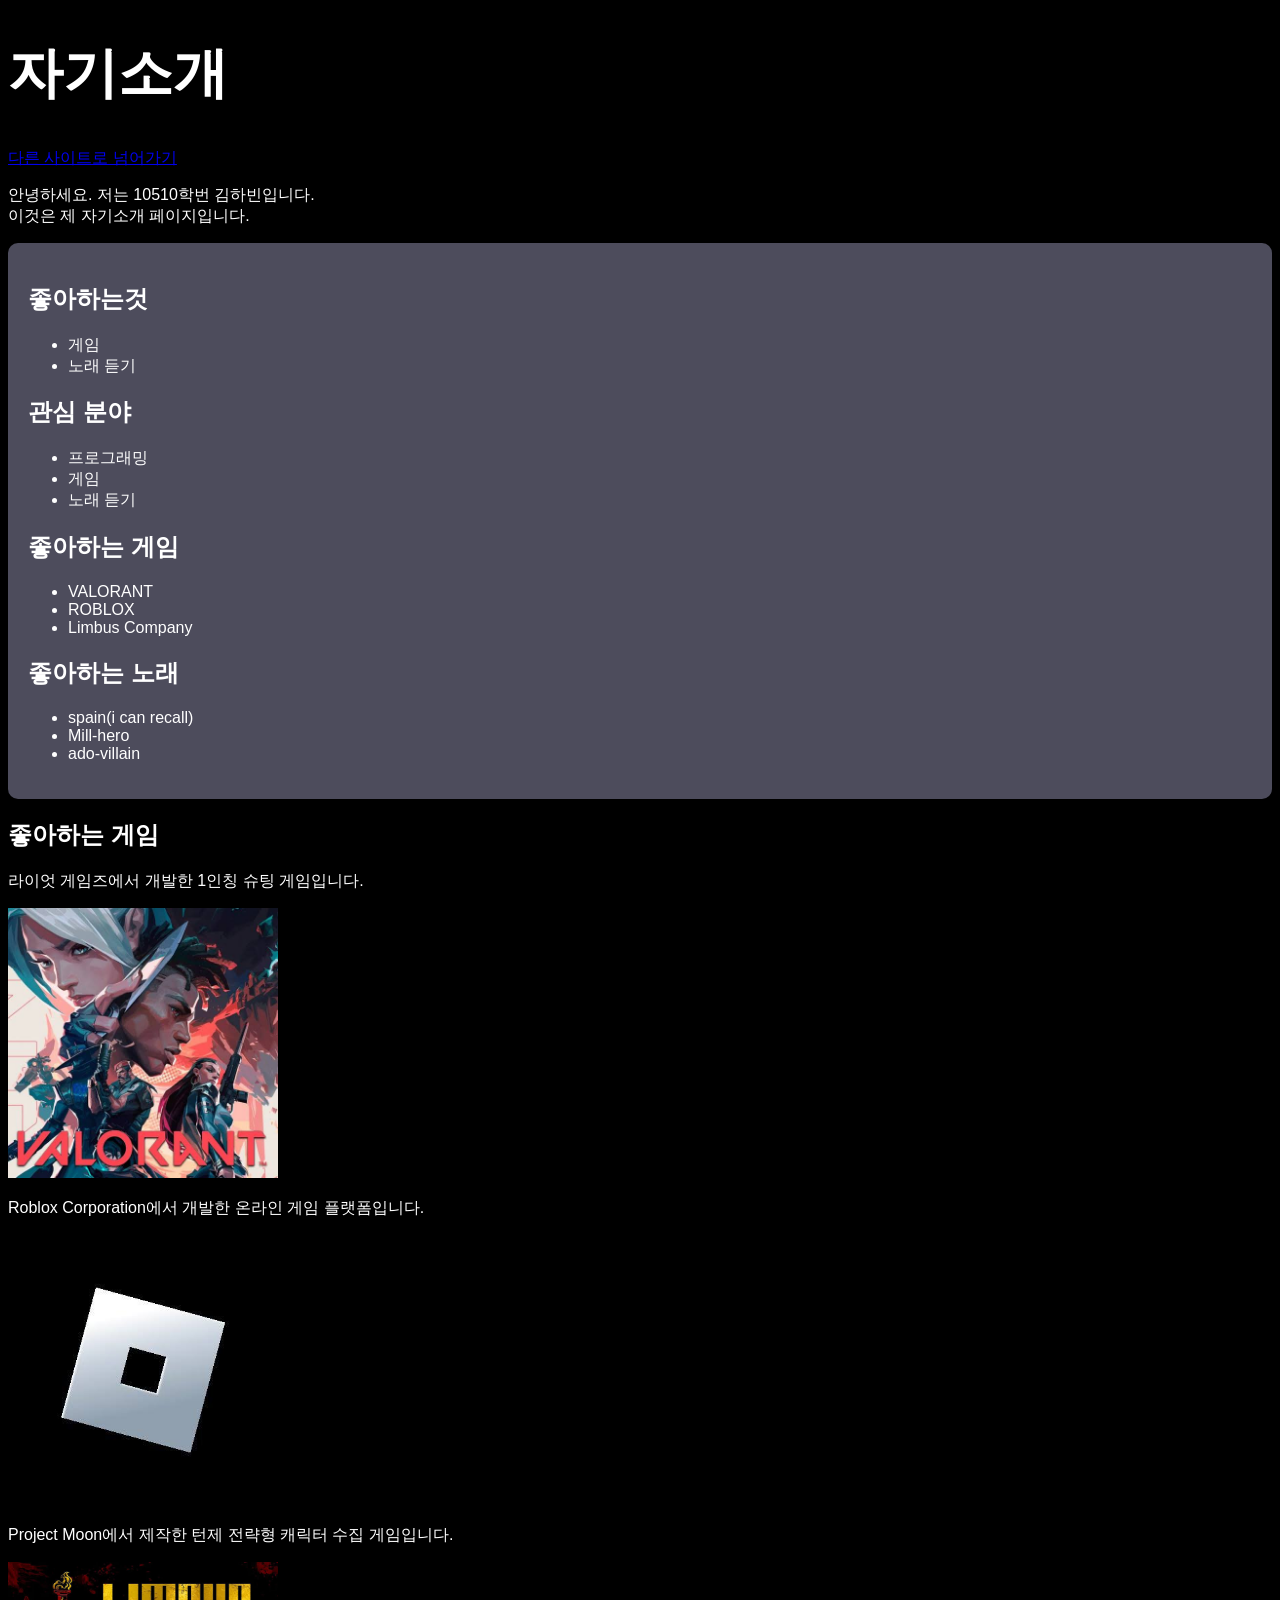
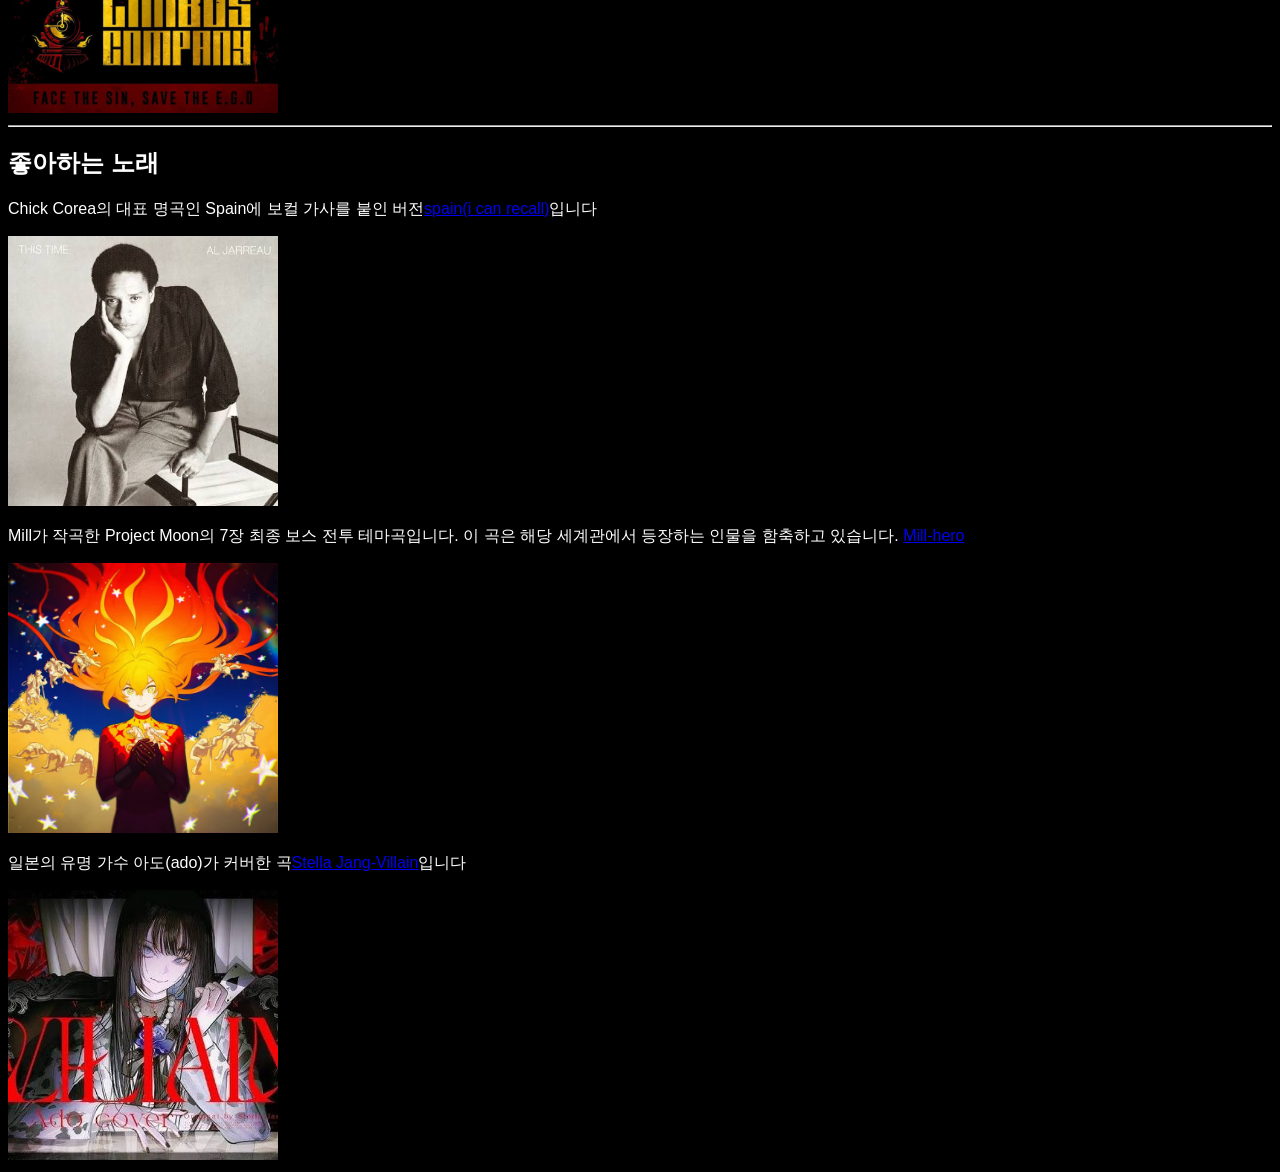
<file: index.html>
<!DOCTYPE html>
<html lang="ko">



<head>
    <meta charset="UTF-8">
    <meta name="viewport" content="width=device-width, initial-scale=1.0">
    <link rel="stylesheet" href="jjs.css">
    <title>호시탐탐 자기소개 페이지</title>
</head>



<body>
    <h1>자기소개</h1>
    <a href="https://mast1972.github.io/html-good/index2">다른 사이트로 넘어가기</a>
    <p>
        안녕하세요. 저는 10510학번 김하빈입니다.<br>
        이것은 제 자기소개 페이지입니다.<br>
    </p>
    <div class="profile">
        <h2>좋아하는것</h2>
        <ul>
            <li>게임</li>
            <li>노래 듣기</li>
        </ul>
        <h2>관심 분야</h2> 
        <ul>
           <li>프로그래밍</li>
           <li>게임</li> 
           <li>노래 듣기</li>
        </ul>
        <h2>좋아하는 게임</h2>
        <ul>
            <li>VALORANT</li>
            <li>ROBLOX</li>
            <li>Limbus Company</li>
        </ul>
        <h2>좋아하는 노래</h2>
        <ul>
            <li>spain(i can recall)</li>
            <li>Mill-hero</li>
            <li>ado-villain</li>
    </div>


<div class="games">
    <h2>좋아하는 게임</h2>
    <p> 라이엇 게임즈에서 개발한 1인칭 슈팅 게임입니다.</p><img class="img1" src="발로2.jpg" alt="발로란트 이미지"> 
    <p> Roblox Corporation에서 개발한 온라인 게임 플랫폼입니다.</p> <img class="img2" src="로블2.jpg" alt="로블록스 이미지"> 
    <p> Project Moon에서 제작한 턴제 전략형 캐릭터 수집 게임입니다.</p><img class="img3" src="림버스 컴퍼니.jpg" alt="림버스 이미지">
</div>
    <hr>
<div class="songs">
    <h2>좋아하는 노래</h2>
    <p>Chick Corea의 대표 명곡인 Spain에 보컬 가사를 붙인 버전<a href="https://youtu.be/IgXVp-MPbFg?si=w4Dao-kHOdMVn1ym">spain(i can recall)</a>입니다</p><img class="img4" src="spain.jpg" alt="spain 이미지">
    <P>Mill가 작곡한 Project Moon의 7장 최종 보스 전투 테마곡입니다. 이 곡은 해당 세계관에서 등장하는 인물을 함축하고 있습니다. <a href="https://youtu.be/0g1k5j3J4xM?si=6r7X8W9n2ZqQ0p7G">Mill-hero</a></P><img class="img5" src="hero.jpg" alt="림버스 7장 이미지">
    <p>일본의 유명 가수 아도(ado)가 커버한 곡<a href="https://youtu.be/vvG3BhuBLz8?si=Hxv0VDnuN7QH1kNF">Stella Jang-Villain</a>입니다</p><img class="img6" src="ado-vilain.jpg" alt="ado-villain 이미지">
</div>

</body>


</html>
</file>
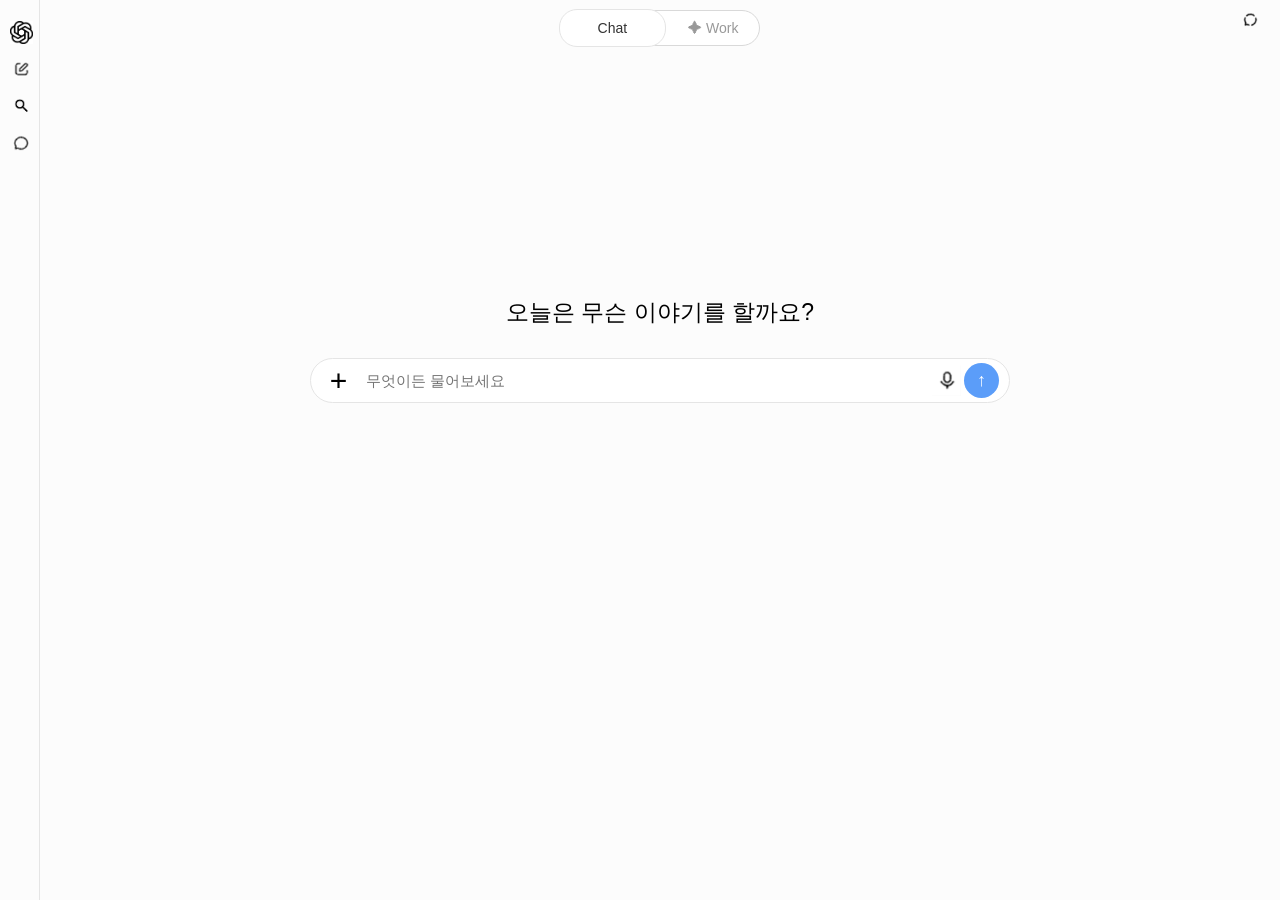
<file: index2.html>
<!DOCTYPE html>
<html lang="ko">
<head>
    <meta charset="UTF-8">
    <meta name="viewport" content="width=device-width, initial-scale=1.0">
    <title>chat with along</title>
    <link rel="stylesheet" href="jjs2.css">
    
</head>




<body>
    <aside class="aside">
        <p class="asidetext"></p>
        <img src="ChatGPT.jpg" alt="ChatGPT로고">
        <img src="draw.jpg" alt="ChatGPT까먹음">
        <img src="search.jpg" alt="ChatGPT 돋보기">
        <img src="chat.jpg" alt="ChatGPT 대화창">
    </aside>


    <header class="header">
        <button class="상단버튼">
            <span>Chat</span>
            <span>✦ Work</span>
        </button>
    </header>

        <img class="right-icon" src="3개 선.jpg" alt="3개 선">

    <main class="main">
        
        <h1>오늘은 무슨 이야기를 할까요?</h1>



        <div class="search-box">

            <a href="https://mast1972.github.io/html-good/"><button class="plus-button">+</button></a>

              <input class="search-input" type="text" placeholder="무엇이든 물어보세요">

            <button><img class="mic" src="mic.jpg" alt="마이크"></button>

            <button id="send-button">↑</button>
        </div>

        
    </main>
   








</body>






</html>
</file>
<file: jjs.css>
h1 {
    font-size: 55px;
}
body {
    background-color: black;
    font-family: Arial, sans-serif;
    color: white;
}
.profile {
    background-color: #4D4C5CFF;
    padding: 20px;
    border-radius: 10px;
    margin-bottom: 20px;
}
.img1 {
    width: 270px;
    height: auto;
    margin-right: 10px;
}
.img2 {
    width: 270px;
    height: auto;
    margin-right: 10px;
}
.img3 {
    width: 270px;
    height: auto;
    margin-right: 10px;
}
.img4 {
    width: 270px;
    height: auto;
    margin-right: 10px;
}
.img5 {
    width: 270px;
    height: auto;
    margin-right: 10px;
}
.img6 {
    width: 270px;
    height: auto;
    margin-right: 10px;
}
.line {
    position: relative;
    top: -20px;
    border: 1px solid white;
    margin: 20px 0;
}
.games {
    display: flex-start;
    justify-content: space-between;
    margin-top: 20px;
}
</file>
<file: jjs2.css>
body {
    background-color: #fcfcfc;
    font-family: Arial, sans-serif;
    color: black;
    margin: 0;
}

.header {
    height: 55px;
    display: flex;
    align-items: center;
    justify-content: center;
}

.상단버튼 {
    border: 1px solid #d9d9d9;
    background-color: white;
    font-size: 14px;
    border-radius: 20px;
    margin-left: 40px;
    width: 200px;
    height: 36px;
    padding: 3px;
    display: flex;
    align-items: center;
    justify-content: space-between;
    box-sizing: border-box;
}

.상단버튼 span {
    height: 30px;
    display: flex;
    align-items: center;
    justify-content: center;
    border-radius: 18px;
    color: #999999;
}

.상단버튼 span:first-child {
    width: 110px;
    height: 38px;
    background-color: white;
    color: #333333;
    border: 1px solid #e5e5e5;
    box-sizing: border-box;
    transform: translate(-5px);
}

.상단버튼 span:last-child {
    width: 88px;
}


.main {
    display: flex;
    flex-direction: column;
    align-items: center;
    height: calc(100vh - 300px);
    justify-content: center;
    margin-left: 40px;
}

.main h1 {
    font-size: 23px;
    color: black;
    font-weight: 300;
    margin : 0;
    position: relative;
    top: -10px;
}

.search-box {
    width: 700px;
    height: 45px;
    border-radius: 30px; 
    background-color: white; 
    border: 1px solid #e5e5e5; 
    box-sizing: border-box; 
    display: flex; 
    align-items: center; 
    padding: 5px 10px; 
    margin-top: 20px;
}

.search-box button {
    display: flex;
    align-items: center;
    justify-content: center;
    width: 35px;
    height: 35px;
    border: none;
    background-color: white;
    border-radius: 50%;
    margin: 0;
    font-size: 17px;
}

.search-input {
    flex: 1;
    height: 100%;
    border: none;
    outline: none;
    font-size: 15px;
    padding: 0 10px;
}

#send-button {
    background-color: #5b9df9;
    color: white;
    justify-content: center;
    border-radius: 50%;
    height: 35px;               
    margin: 0;
    width: 35px;
    display: flex;
    align-items: center;
    font-size: 18px;
}

.plus-button {
    font-size: 30px !important;
    font-weight: 300 !important;
    font-family: Arial, sans-serif;
}

.search-box a {
    text-decoration: none;
}

.search-box button:hover {
    background-color: #f0f0f0;
}

#send-button:hover {
    background-color: #7eb1fa;
}

.aside {
    position: fixed;
    left: 10px;
    top: 0;
    width: 30px;
    height: 100vh;
    border-right: 1px solid #e5e5e5;
    box-sizing: border-box;
}

.aside img {
    width: 23px;
    height: 23px;
    padding-top: 5px;
    padding-bottom: 5px;
    object-fit: contain;
    background-color: #fcfcfc;
}

.right-icon {
    position: fixed;
    right: 20px;
    top: 10px;
    width: 20px;
    height: 20px;
    object-fit: contain;
}

.mic {
    width: 32px;
    height: 32px;
    object-fit: contain;
}
</file>
